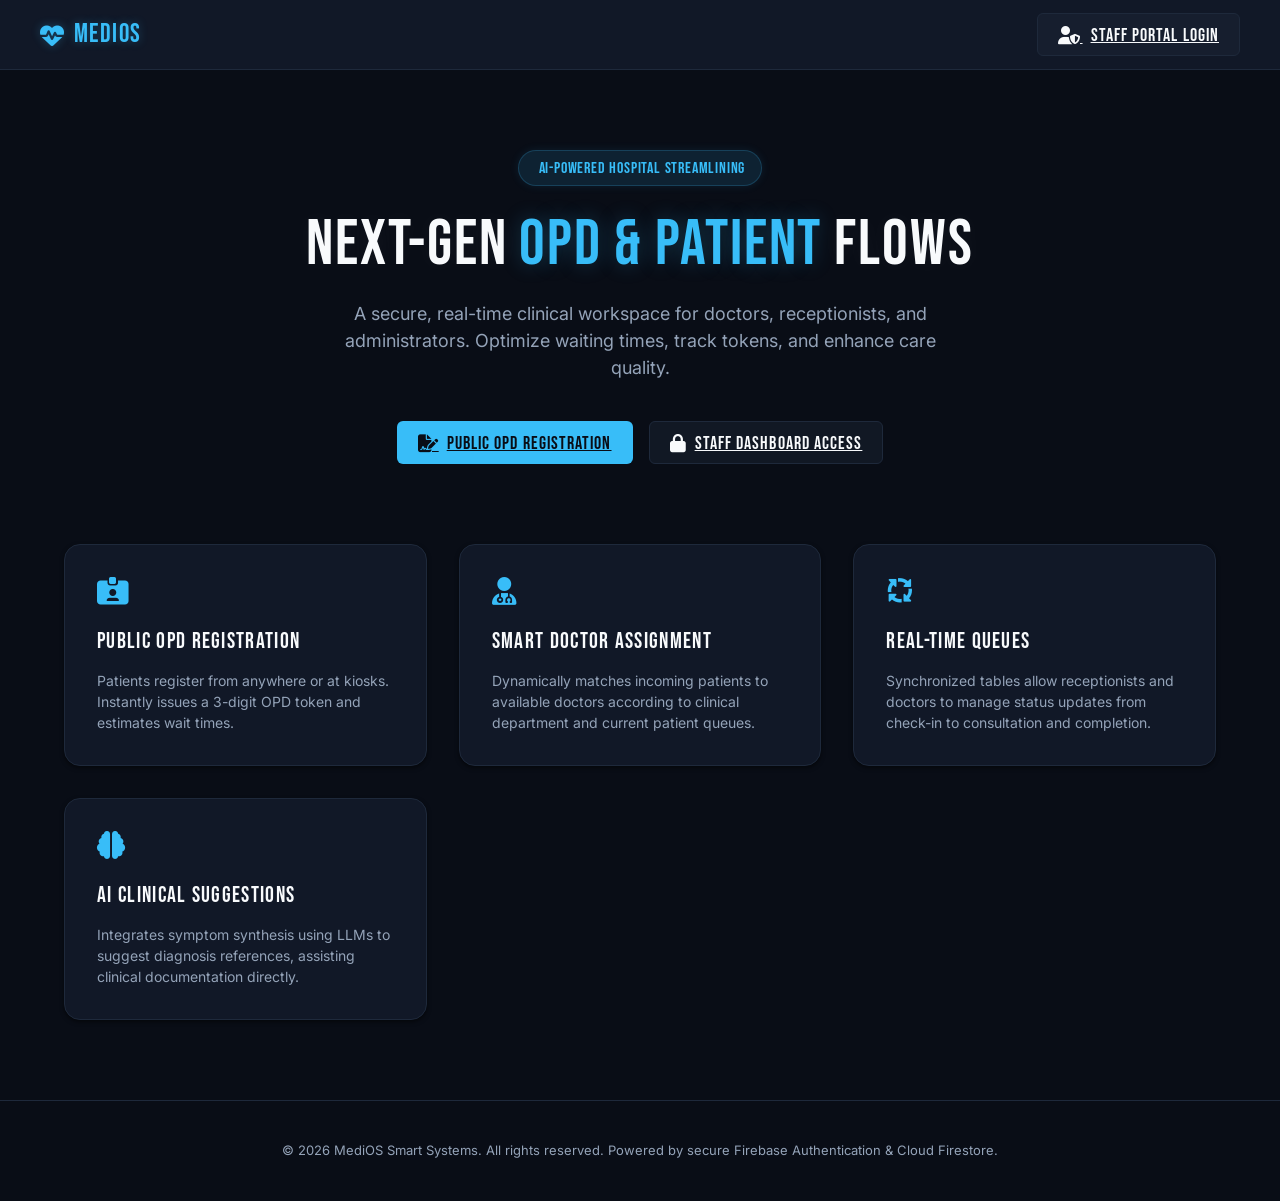
<file: index.html>
<!DOCTYPE html>
<html lang="en">
<head>
  <meta charset="UTF-8">
  <meta name="viewport" content="width=device-width, initial-scale=1.0">
  <title>MediOS - Smart Hospital OPD & Patient Management System</title>
  <!-- FontAwesome for Icons -->
  <link rel="stylesheet" href="https://cdnjs.cloudflare.com/ajax/libs/font-awesome/6.4.0/css/all.min.css">
  <!-- Core Stylesheet -->
  <link rel="stylesheet" href="style.css">
</head>
<body>

  <!-- Landing Page Navigation -->
  <nav class="landing-navbar" id="navbar_landing">
    <div class="sidebar-brand">
      <i class="fa-solid fa-heart-pulse"></i>
      <span>MediOS</span>
    </div>
    <div class="nav-links">
      <a href="login.html" class="btn btn-secondary" id="btn_staff_login_nav">
        <i class="fa-solid fa-user-shield"></i> Staff Portal Login
      </a>
    </div>
  </nav>

  <!-- Hero Section -->
  <header class="landing-hero" id="hero_landing">
    <span class="hero-badge"><i class="fa-solid fa-sparkles"></i> AI-Powered Hospital Streamlining</span>
    <h1>Next-Gen <span>OPD & Patient</span> Flows</h1>
    <p>A secure, real-time clinical workspace for doctors, receptionists, and administrators. Optimize waiting times, track tokens, and enhance care quality.</p>
    <div class="hero-actions">
      <a href="opd-register.html" class="btn btn-primary" id="btn_hero_register">
        <i class="fa-solid fa-file-signature"></i> Public OPD Registration
      </a>
      <a href="login.html" class="btn btn-secondary" id="btn_hero_login">
        <i class="fa-solid fa-lock"></i> Staff Dashboard Access
      </a>
    </div>
  </header>

  <!-- Features Grid -->
  <section class="features-grid" id="features_section">
    <!-- Feature 1 -->
    <div class="feature-card" id="feature_opd">
      <i class="fa-solid fa-id-card-clip"></i>
      <h3>Public OPD Registration</h3>
      <p>Patients register from anywhere or at kiosks. Instantly issues a 3-digit OPD token and estimates wait times.</p>
    </div>
    <!-- Feature 2 -->
    <div class="feature-card" id="feature_assign">
      <i class="fa-solid fa-user-doctor"></i>
      <h3>Smart Doctor Assignment</h3>
      <p>Dynamically matches incoming patients to available doctors according to clinical department and current patient queues.</p>
    </div>
    <!-- Feature 3 -->
    <div class="feature-card" id="feature_queue">
      <i class="fa-solid fa-arrows-spin"></i>
      <h3>Real-time Queues</h3>
      <p>Synchronized tables allow receptionists and doctors to manage status updates from check-in to consultation and completion.</p>
    </div>
    <!-- Feature 4 -->
    <div class="feature-card" id="feature_ai">
      <i class="fa-solid fa-brain"></i>
      <h3>AI Clinical Suggestions</h3>
      <p>Integrates symptom synthesis using LLMs to suggest diagnosis references, assisting clinical documentation directly.</p>
    </div>
  </section>

  <!-- Brief Footer -->
  <footer style="text-align: center; padding: 40px 24px; color: var(--text-muted); font-size: 13px; border-top: 1px solid var(--border);" id="footer_landing">
    <p>&copy; 2026 MediOS Smart Systems. All rights reserved. Powered by secure Firebase Authentication & Cloud Firestore.</p>
  </footer>

</body>
</html>
</file>
<file: style.css>
/* MediOS - Global Dark Theme Professional SaaS Stylesheet */
@import url('https://fonts.googleapis.com/css2?family=Bebas+Neue&family=Inter:wght@300;400;500;600;700&display=swap');

:root {
  --primary: #38bdf8; /* Neon Sky Blue */
  --primary-hover: #0ea5e9;
  --primary-light: rgba(56, 189, 248, 0.12);
  --primary-glow: rgba(56, 189, 248, 0.25);
  
  --success: #34d399; /* Neon Mint */
  --success-light: rgba(52, 211, 153, 0.1);
  --success-text: #34d399;
  
  --warning: #fbbf24; /* Warm Gold */
  --warning-light: rgba(251, 191, 36, 0.1);
  --warning-text: #fbbf24;
  
  --danger: #f87171; /* Neon Coral Red */
  --danger-light: rgba(248, 113, 113, 0.1);
  --danger-text: #f87171;
  
  --info: #60a5fa; /* Cyan / Ice Blue */
  --info-light: rgba(96, 165, 250, 0.1);
  --info-text: #60a5fa;
  
  --text-main: #f8fafc; /* Crisp Off-White */
  --text-muted: #94a3b8; /* Muted Slate */
  --bg-main: #090d16; /* Midnight Void */
  --bg-card: #111827; /* Slate Charcoal Navy */
  --bg-input: #0f172a; /* Deep Slate input area */
  --border: #1e293b; /* Dark Borders */
  
  --font-display: 'Bebas Neue', sans-serif;
  --font-sans: 'Inter', -apple-system, BlinkMacSystemFont, "Segoe UI", Roboto, sans-serif;
  --radius-sm: 6px;
  --radius-md: 10px;
  --radius-lg: 16px;
  --shadow-sm: 0 2px 4px rgba(0, 0, 0, 0.5);
  --shadow-md: 0 4px 12px rgba(0, 0, 0, 0.6);
  --shadow-lg: 0 10px 25px rgba(0, 0, 0, 0.8), 0 0 15px rgba(56, 189, 248, 0.05);
  --transition: all 0.25s cubic-bezier(0.4, 0, 0.2, 1);
}

/* Reset and Base Styles */
* {
  margin: 0;
  padding: 0;
  box-sizing: border-box;
}

body {
  font-family: var(--font-sans);
  background-color: var(--bg-main);
  color: var(--text-main);
  line-height: 1.5;
  overflow-x: hidden;
}

/* Scrollbars */
::-webkit-scrollbar {
  width: 6px;
  height: 6px;
}
::-webkit-scrollbar-track {
  background: var(--bg-main);
}
::-webkit-scrollbar-thumb {
  background: #334155;
  border-radius: var(--radius-sm);
}
::-webkit-scrollbar-thumb:hover {
  background: var(--primary);
}

/* Typography Overrides for Display */
h1, h2, h3, h4, 
.sidebar-brand, 
.analytics-value, 
.token-slip-number, 
.page-title, 
.card-title,
.btn,
.badge,
.landing-navbar a,
.sidebar-menu-item a {
  font-family: var(--font-display);
  letter-spacing: 0.06em;
  font-weight: 400;
}

/* Page Containers */
.app-container {
  display: flex;
  min-height: 100vh;
}

/* Sidebar Styling */
.sidebar {
  width: 260px;
  background-color: var(--bg-card);
  border-right: 1px solid var(--border);
  display: flex;
  flex-direction: column;
  flex-shrink: 0;
  z-index: 100;
  transition: var(--transition);
}

.sidebar-header {
  padding: 24px;
  display: flex;
  align-items: center;
  gap: 12px;
  border-bottom: 1px solid var(--border);
}

.sidebar-brand {
  font-size: 26px;
  color: var(--primary);
  display: flex;
  align-items: center;
  gap: 8px;
  text-shadow: 0 0 10px rgba(56, 189, 248, 0.3);
}

.sidebar-brand i {
  font-size: 24px;
}

.sidebar-menu {
  flex-grow: 1;
  padding: 24px 16px;
  list-style: none;
  display: flex;
  flex-direction: column;
  gap: 8px;
}

.sidebar-menu-item a {
  display: flex;
  align-items: center;
  gap: 12px;
  padding: 12px 16px;
  color: var(--text-muted);
  text-decoration: none;
  font-size: 18px;
  border-radius: var(--radius-md);
  transition: var(--transition);
  cursor: pointer;
}

.sidebar-menu-item a:hover {
  background-color: rgba(30, 41, 59, 0.4);
  color: var(--text-main);
}

.sidebar-menu-item.active a {
  background-color: var(--primary-light);
  color: var(--primary);
  border: 1px solid rgba(56, 189, 248, 0.2);
  box-shadow: 0 0 12px var(--primary-glow);
}

.sidebar-footer {
  padding: 16px;
  border-top: 1px solid var(--border);
  background-color: rgba(9, 13, 22, 0.5);
}

.user-badge {
  display: flex;
  align-items: center;
  gap: 12px;
  padding: 8px;
}

.user-avatar {
  width: 40px;
  height: 40px;
  background-color: var(--primary-light);
  color: var(--primary);
  border: 1px solid rgba(56, 189, 248, 0.2);
  border-radius: 50%;
  display: flex;
  align-items: center;
  justify-content: center;
  font-weight: 700;
}

.user-info {
  display: flex;
  flex-direction: column;
  overflow: hidden;
}

.user-name {
  font-size: 14px;
  font-weight: 600;
  color: var(--text-main);
  white-space: nowrap;
  text-overflow: ellipsis;
  overflow: hidden;
}

.user-role {
  font-size: 12px;
  color: var(--text-muted);
  text-transform: capitalize;
}

/* Main Content Layout */
.main-content {
  flex-grow: 1;
  display: flex;
  flex-direction: column;
  min-width: 0;
}

/* Header Top Bar */
.top-bar {
  height: 70px;
  background-color: var(--bg-card);
  border-bottom: 1px solid var(--border);
  display: flex;
  align-items: center;
  justify-content: space-between;
  padding: 0 32px;
}

.page-title {
  font-size: 26px;
  color: var(--text-main);
}

.top-bar-actions {
  display: flex;
  align-items: center;
  gap: 16px;
}

.btn-logout {
  display: flex;
  align-items: center;
  gap: 8px;
  background: none;
  font-family: var(--font-display);
  font-size: 16px;
  border: 1px solid var(--border);
  padding: 6px 14px;
  border-radius: var(--radius-sm);
  color: var(--text-muted);
  cursor: pointer;
  transition: var(--transition);
}

.btn-logout:hover {
  background-color: var(--danger-light);
  color: var(--danger-text);
  border-color: rgba(248, 113, 113, 0.3);
}

/* Content Area */
.content-body {
  padding: 32px;
  overflow-y: auto;
  flex-grow: 1;
}

/* Dashboard Analytics Grid */
.analytics-grid {
  display: grid;
  grid-template-columns: repeat(auto-fit, minmax(220px, 1fr));
  gap: 24px;
  margin-bottom: 32px;
}

.analytics-card {
  background-color: var(--bg-card);
  border: 1px solid var(--border);
  border-radius: var(--radius-lg);
  padding: 24px;
  display: flex;
  justify-content: space-between;
  align-items: center;
  box-shadow: var(--shadow-sm);
  transition: var(--transition);
}

.analytics-card:hover {
  transform: translateY(-2px);
  box-shadow: var(--shadow-lg);
  border-color: rgba(56, 189, 248, 0.2);
}

.analytics-info h3 {
  font-size: 14px;
  color: var(--text-muted);
  font-weight: 500;
  margin-bottom: 8px;
}

.analytics-value {
  font-size: 38px;
  color: var(--text-main);
  line-height: 1.1;
}

.analytics-icon {
  width: 48px;
  height: 48px;
  border-radius: var(--radius-md);
  display: flex;
  align-items: center;
  justify-content: center;
  font-size: 20px;
}

.analytics-icon.blue {
  background-color: var(--primary-light);
  color: var(--primary);
  border: 1px solid rgba(56, 189, 248, 0.2);
}

.analytics-icon.green {
  background-color: var(--success-light);
  color: var(--success);
  border: 1px solid rgba(52, 211, 153, 0.2);
}

.analytics-icon.amber {
  background-color: var(--warning-light);
  color: var(--warning);
  border: 1px solid rgba(251, 191, 36, 0.2);
}

.analytics-icon.red {
  background-color: var(--danger-light);
  color: var(--danger);
  border: 1px solid rgba(248, 113, 113, 0.2);
}

/* Dashboard Layout Grid */
.dashboard-grid-2x1 {
  display: grid;
  grid-template-columns: 2fr 1fr;
  gap: 24px;
  margin-bottom: 32px;
}

.dashboard-grid-1x1 {
  display: grid;
  grid-template-columns: 1fr 1fr;
  gap: 24px;
  margin-bottom: 32px;
}

.card {
  background-color: var(--bg-card);
  border: 1px solid var(--border);
  border-radius: var(--radius-lg);
  box-shadow: var(--shadow-sm);
  margin-bottom: 24px;
  overflow: hidden;
}

.card-header {
  padding: 20px 24px;
  border-bottom: 1px solid var(--border);
  display: flex;
  justify-content: space-between;
  align-items: center;
}

.card-title {
  font-size: 20px;
  color: var(--text-main);
  display: flex;
  align-items: center;
  gap: 8px;
}

.card-body {
  padding: 24px;
}

/* Table Design */
.table-container {
  overflow-x: auto;
  border-radius: var(--radius-md);
  border: 1px solid var(--border);
  background-color: var(--bg-card);
}

.med-table {
  width: 100%;
  border-collapse: collapse;
  text-align: left;
  font-size: 14px;
}

.med-table th {
  background-color: var(--bg-input);
  padding: 14px 16px;
  font-weight: 600;
  color: var(--text-muted);
  border-bottom: 1px solid var(--border);
}

.med-table td {
  padding: 16px;
  border-bottom: 1px solid var(--border);
  color: var(--text-main);
  vertical-align: middle;
}

.med-table tbody tr:last-child td {
  border-bottom: none;
}

.med-table tbody tr:hover {
  background-color: rgba(30, 41, 59, 0.3);
}

/* Status Badges */
.badge {
  display: inline-flex;
  align-items: center;
  padding: 2px 10px 0 10px; /* offset for Bebas text baseline */
  border-radius: 50px;
  font-size: 14px;
}

.badge-pending {
  background-color: var(--warning-light);
  color: var(--warning-text);
  border: 1px solid rgba(251, 191, 36, 0.2);
}

.badge-in-consultation {
  background-color: var(--info-light);
  color: var(--info-text);
  border: 1px solid rgba(96, 165, 250, 0.2);
}

.badge-completed {
  background-color: var(--success-light);
  color: var(--success-text);
  border: 1px solid rgba(52, 211, 153, 0.2);
}

.badge-cancelled {
  background-color: var(--danger-light);
  color: var(--danger-text);
  border: 1px solid rgba(248, 113, 113, 0.2);
}

.badge-available {
  background-color: var(--success-light);
  color: var(--success-text);
  border: 1px solid rgba(52, 211, 153, 0.2);
}

.badge-busy {
  background-color: var(--warning-light);
  color: var(--warning-text);
  border: 1px solid rgba(251, 191, 36, 0.2);
}

.badge-unavailable {
  background-color: var(--danger-light);
  color: var(--danger-text);
  border: 1px solid rgba(248, 113, 113, 0.2);
}

/* Forms Styling */
.form-grid {
  display: grid;
  grid-template-columns: repeat(auto-fit, minmax(200px, 1fr));
  gap: 16px;
  margin-bottom: 16px;
}

.form-group {
  margin-bottom: 16px;
}

.form-group label {
  display: block;
  font-size: 13px;
  font-weight: 500;
  color: var(--text-muted);
  margin-bottom: 6px;
}

.form-control {
  width: 100%;
  padding: 10px 14px;
  font-size: 14px;
  font-family: var(--font-sans);
  border: 1px solid var(--border);
  border-radius: var(--radius-sm);
  background-color: var(--bg-input);
  color: var(--text-main);
  outline: none;
  transition: var(--transition);
}

.form-control:focus {
  border-color: var(--primary);
  background-color: rgba(30, 41, 59, 0.2);
  box-shadow: 0 0 10px rgba(56, 189, 248, 0.15);
}

.form-control:disabled {
  background-color: var(--bg-main);
  color: var(--text-muted);
  border-color: var(--border);
  cursor: not-allowed;
}

/* style drop down arrow in dark theme */
select.form-control {
  background-image: url("data:image/svg+xml;charset=utf-8,%3Csvg xmlns='http://www.w3.org/2000/svg' viewBox='0 0 4 5'%3E%3Cpath fill='%2394a3b8' d='M2 0L0 2h4zm0 5L0 3h4z'/%3E%3C/svg%3E");
  background-repeat: no-repeat;
  background-position: right 12px center;
  background-size: 8px 10px;
  padding-right: 32px;
  -webkit-appearance: none;
  -moz-appearance: none;
  appearance: none;
}

textarea.form-control {
  resize: vertical;
  min-height: 80px;
}

/* Action Buttons */
.btn {
  display: inline-flex;
  align-items: center;
  justify-content: center;
  gap: 8px;
  font-size: 18px;
  padding: 8px 20px 6px 20px; /* baseline alignment */
  border-radius: var(--radius-sm);
  border: 1px solid transparent;
  cursor: pointer;
  transition: var(--transition);
}

.btn-primary {
  background-color: var(--primary);
  color: var(--bg-main);
}

.btn-primary:hover {
  background-color: var(--primary-hover);
  box-shadow: 0 0 15px rgba(56, 189, 248, 0.4);
}

.btn-secondary {
  background-color: rgba(30, 41, 59, 0.4);
  border-color: var(--border);
  color: var(--text-main);
}

.btn-secondary:hover {
  background-color: rgba(30, 41, 59, 0.8);
  border-color: var(--text-muted);
}

.btn-success {
  background-color: var(--success);
  color: var(--bg-main);
}

.btn-success:hover {
  box-shadow: 0 0 15px rgba(52, 211, 153, 0.4);
}

.btn-danger {
  background-color: var(--danger);
  color: var(--text-main);
}

.btn-danger:hover {
  box-shadow: 0 0 15px rgba(248, 113, 113, 0.4);
}

.btn-block {
  display: flex;
  width: 100%;
}

.btn-xs {
  padding: 4px 10px 2px 10px;
  font-size: 14px;
  border-radius: 4px;
}

/* Search bar styling */
.search-bar-container {
  display: flex;
  gap: 12px;
  margin-bottom: 20px;
}

.search-input-wrapper {
  position: relative;
  flex-grow: 1;
}

.search-input-wrapper i {
  position: absolute;
  left: 14px;
  top: 50%;
  transform: translateY(-50%);
  color: var(--text-muted);
}

.search-input-wrapper .form-control {
  padding-left: 40px;
}

/* Toast System styling */
.toast-container {
  position: fixed;
  top: 24px;
  right: 24px;
  display: flex;
  flex-direction: column;
  gap: 12px;
  z-index: 9999;
}

.toast {
  background-color: var(--bg-card);
  border: 1px solid var(--border);
  border-left: 4px solid var(--primary);
  border-radius: var(--radius-sm);
  padding: 16px;
  box-shadow: var(--shadow-lg);
  display: flex;
  align-items: center;
  gap: 12px;
  min-width: 300px;
  max-width: 450px;
  animation: toast-slide-in 0.3s ease-out forwards;
  transition: var(--transition);
}

.toast-success { border-left-color: var(--success); }
.toast-error { border-left-color: var(--danger); }
.toast-warning { border-left-color: var(--warning); }
.toast-info { border-left-color: var(--info); }

.toast-icon {
  font-size: 18px;
  flex-shrink: 0;
}

.toast-success .toast-icon { color: var(--success); }
.toast-error .toast-icon { color: var(--danger); }
.toast-warning .toast-icon { color: var(--warning); }
.toast-info .toast-icon { color: var(--info); }

.toast-message {
  font-size: 13px;
  color: var(--text-main);
  flex-grow: 1;
}

.toast-close-btn {
  background: none;
  border: none;
  font-size: 18px;
  color: var(--text-muted);
  cursor: pointer;
  line-height: 1;
}

.toast-fade-out {
  animation: toast-slide-out 0.3s ease-out forwards;
}

@keyframes toast-slide-in {
  from { transform: translateX(120%); opacity: 0; }
  to { transform: translateX(0); opacity: 1; }
}

@keyframes toast-slide-out {
  from { transform: translateX(0); opacity: 1; }
  to { transform: translateX(120%); opacity: 0; }
}

/* Modals */
.modal-backdrop {
  position: fixed;
  top: 0;
  left: 0;
  right: 0;
  bottom: 0;
  background-color: rgba(9, 13, 22, 0.7);
  backdrop-filter: blur(8px);
  z-index: 1000;
  display: flex;
  align-items: center;
  justify-content: center;
  opacity: 0;
  pointer-events: none;
  transition: opacity 0.25s ease;
}

.modal-backdrop.active {
  opacity: 1;
  pointer-events: auto;
}

.modal-content {
  background-color: var(--bg-card);
  border: 1px solid var(--border);
  border-radius: var(--radius-lg);
  width: 90%;
  max-width: 500px;
  box-shadow: var(--shadow-lg);
  transform: translateY(-20px);
  transition: transform 0.25s ease;
  overflow: hidden;
}

.modal-backdrop.active .modal-content {
  transform: translateY(0);
}

.modal-header {
  padding: 20px 24px;
  border-bottom: 1px solid var(--border);
  display: flex;
  justify-content: space-between;
  align-items: center;
}

.modal-title {
  font-size: 22px;
  color: var(--text-main);
}

.modal-close {
  background: none;
  border: none;
  font-size: 20px;
  color: var(--text-muted);
  cursor: pointer;
}

.modal-close:hover {
  color: var(--text-main);
}

.modal-body {
  padding: 24px;
  max-height: 70vh;
  overflow-y: auto;
}

.modal-footer {
  padding: 16px 24px;
  border-top: 1px solid var(--border);
  display: flex;
  justify-content: flex-end;
  gap: 12px;
  background-color: var(--bg-input);
}

/* Math Captcha styling */
.captcha-container {
  display: flex;
  align-items: center;
  gap: 12px;
  background-color: var(--bg-input);
  padding: 8px 12px;
  border: 1px solid var(--border);
  border-radius: var(--radius-sm);
  margin-top: 6px;
}

.captcha-question {
  font-family: var(--font-display);
  color: var(--text-main);
  font-size: 18px;
  letter-spacing: 0.5px;
}

.captcha-refresh-btn {
  background: none;
  border: none;
  color: var(--primary);
  cursor: pointer;
  font-size: 14px;
}

.captcha-refresh-btn:hover {
  color: var(--primary-hover);
}

/* Landing Page Design */
.landing-navbar {
  height: 70px;
  background-color: var(--bg-card);
  border-bottom: 1px solid var(--border);
  display: flex;
  justify-content: space-between;
  align-items: center;
  padding: 0 40px;
  position: sticky;
  top: 0;
  z-index: 10;
}

.landing-navbar a {
  font-size: 18px;
}

.landing-hero {
  max-width: 1200px;
  margin: 80px auto;
  padding: 0 24px;
  text-align: center;
}

.hero-badge {
  background-color: var(--primary-light);
  color: var(--primary);
  border: 1px solid rgba(56, 189, 248, 0.2);
  font-family: var(--font-display);
  font-size: 16px;
  letter-spacing: 0.05em;
  padding: 6px 16px 4px 16px;
  border-radius: 50px;
  margin-bottom: 24px;
  display: inline-block;
  box-shadow: 0 0 10px rgba(56, 189, 248, 0.1);
}

.landing-hero h1 {
  font-size: 64px;
  font-weight: 400;
  letter-spacing: 0.03em;
  color: var(--text-main);
  margin-bottom: 20px;
  line-height: 1.1;
  text-shadow: 0 0 20px rgba(255, 255, 255, 0.05);
}

.landing-hero h1 span {
  color: var(--primary);
  text-shadow: 0 0 20px rgba(56, 189, 248, 0.25);
}

.landing-hero p {
  font-size: 18px;
  color: var(--text-muted);
  max-width: 600px;
  margin: 0 auto 40px auto;
}

.hero-actions {
  display: flex;
  justify-content: center;
  gap: 16px;
}

.features-grid {
  display: grid;
  grid-template-columns: repeat(auto-fit, minmax(280px, 1fr));
  gap: 32px;
  max-width: 1200px;
  margin: 80px auto;
  padding: 0 24px;
}

.feature-card {
  background-color: var(--bg-card);
  border: 1px solid var(--border);
  border-radius: var(--radius-lg);
  padding: 32px;
  box-shadow: var(--shadow-sm);
  text-align: left;
  transition: var(--transition);
}

.feature-card:hover {
  box-shadow: var(--shadow-lg);
  border-color: rgba(56, 189, 248, 0.2);
  transform: translateY(-4px);
}

.feature-card i {
  font-size: 28px;
  color: var(--primary);
  margin-bottom: 20px;
  display: inline-block;
}

.feature-card h3 {
  font-size: 22px;
  margin-bottom: 12px;
  color: var(--text-main);
}

.feature-card p {
  font-size: 14px;
  color: var(--text-muted);
}

/* Glassmorphism Auth Form */
.auth-wrapper {
  min-height: 100vh;
  display: flex;
  align-items: center;
  justify-content: center;
  background: radial-gradient(circle at 0% 0%, rgba(56, 189, 248, 0.08) 0%, transparent 40%),
              radial-gradient(circle at 100% 100%, rgba(15, 23, 42, 0.8) 0%, transparent 40%);
  background-color: var(--bg-main);
  padding: 24px;
}

.auth-card {
  background: rgba(17, 24, 39, 0.65);
  backdrop-filter: blur(16px);
  border: 1px solid rgba(255, 255, 255, 0.08);
  border-radius: var(--radius-lg);
  width: 100%;
  max-width: 440px;
  padding: 40px;
  box-shadow: var(--shadow-lg);
}

.auth-header {
  text-align: center;
  margin-bottom: 32px;
}

.auth-header h2 {
  font-size: 28px;
  color: var(--text-main);
  margin-bottom: 8px;
}

.auth-logo {
  font-size: 36px;
  color: var(--primary);
  margin-bottom: 16px;
  display: inline-block;
  filter: drop-shadow(0 0 10px rgba(56, 189, 248, 0.4));
}

/* Public Registration Page Layout */
.registration-container {
  max-width: 800px;
  margin: 40px auto;
  padding: 0 16px;
}

/* Queue List and Printing styles */
.printable-slip {
  display: none;
}

/* Token Slip styling inside Print popup */
.token-slip-card {
  background-color: #0f172a;
  border: 2px dashed rgba(56, 189, 248, 0.3);
  border-radius: var(--radius-md);
  padding: 24px;
  text-align: center;
  margin: 16px 0;
  box-shadow: var(--shadow-sm);
}

.token-slip-number {
  font-size: 56px;
  color: var(--primary);
  margin: 6px 0;
  letter-spacing: 2px;
  text-shadow: 0 0 15px rgba(56, 189, 248, 0.3);
}

.token-slip-meta {
  display: flex;
  flex-direction: column;
  gap: 8px;
  font-size: 13px;
  color: var(--text-muted);
  border-top: 1px solid var(--border);
  padding-top: 12px;
  margin-top: 12px;
  text-align: left;
}

.token-slip-meta div {
  display: flex;
  justify-content: space-between;
}

.token-slip-meta span {
  font-weight: 600;
  color: var(--text-main);
}

/* Doctor Consult Layout */
.consultation-panel {
  display: grid;
  grid-template-columns: 3fr 2fr;
  gap: 24px;
}

.patient-info-summary {
  background-color: var(--primary-light);
  border: 1px solid rgba(56, 189, 248, 0.15);
  border-radius: var(--radius-md);
  padding: 16px;
  margin-bottom: 20px;
  display: grid;
  grid-template-columns: repeat(auto-fit, minmax(120px, 1fr));
  gap: 12px;
}

.patient-info-item {
  font-size: 13px;
}

.patient-info-label {
  color: var(--primary);
  font-family: var(--font-display);
  font-size: 14px;
  letter-spacing: 0.05em;
}

.patient-info-value {
  color: var(--text-main);
  font-weight: 600;
}

.ai-suggestions-box {
  background-color: #0f172a;
  border: 1px solid var(--border);
  border-radius: var(--radius-md);
  padding: 16px;
  margin-top: 16px;
}

.ai-disclaimer {
  font-size: 11px;
  color: var(--text-muted);
  border-top: 1px solid var(--border);
  padding-top: 10px;
  margin-top: 10px;
  font-style: italic;
}

/* Loading overlay */
.loading-overlay {
  position: fixed;
  top: 0;
  left: 0;
  right: 0;
  bottom: 0;
  background-color: rgba(9, 13, 22, 0.85);
  display: flex;
  align-items: center;
  justify-content: center;
  z-index: 10000;
}

.spinner {
  width: 40px;
  height: 40px;
  border: 3px solid var(--border);
  border-top-color: var(--primary);
  border-radius: 50%;
  animation: spin 0.8s linear infinite;
  box-shadow: 0 0 10px rgba(56, 189, 248, 0.1);
}

@keyframes spin {
  to { transform: rotate(360deg); }
}

/* Empty states */
.empty-state {
  text-align: center;
  padding: 40px 20px;
  color: var(--text-muted);
}

.empty-state i {
  font-size: 48px;
  margin-bottom: 16px;
  color: var(--border);
}

.empty-state h4 {
  font-family: var(--font-display);
  font-size: 22px;
  color: var(--text-main);
  margin-bottom: 8px;
}

/* Responsive Overrides */
@media (max-width: 1024px) {
  .consultation-panel {
    grid-template-columns: 1fr;
  }
  .dashboard-grid-2x1, .dashboard-grid-1x1 {
    grid-template-columns: 1fr;
  }
}

@media (max-width: 768px) {
  .app-container {
    flex-direction: column;
  }
  .sidebar {
    width: 100%;
    border-right: none;
    border-bottom: 1px solid var(--border);
  }
  .sidebar-menu {
    flex-direction: row;
    flex-wrap: wrap;
    padding: 12px;
    gap: 4px;
  }
  .sidebar-menu-item a {
    padding: 8px 12px;
    font-size: 16px;
  }
  .sidebar-header {
    padding: 16px;
  }
  .sidebar-footer {
    display: none;
  }
  .top-bar {
    padding: 0 16px;
  }
  .content-body {
    padding: 16px;
  }
}

/* Print Utilities */
@media print {
  body * {
    visibility: hidden;
    background: transparent !important;
    color: black !important;
  }
  .printable-slip, .printable-slip * {
    visibility: visible;
  }
  .printable-slip {
    position: absolute;
    left: 0;
    top: 0;
    width: 100%;
    display: block !important;
  }
  .token-slip-card {
    border-color: black !important;
    color: black !important;
  }
  .token-slip-number {
    color: black !important;
    text-shadow: none !important;
  }
  .token-slip-meta span {
    color: black !important;
  }
  .modal-backdrop, .app-container, .toast-container {
    display: none !important;
  }
}
</file>
